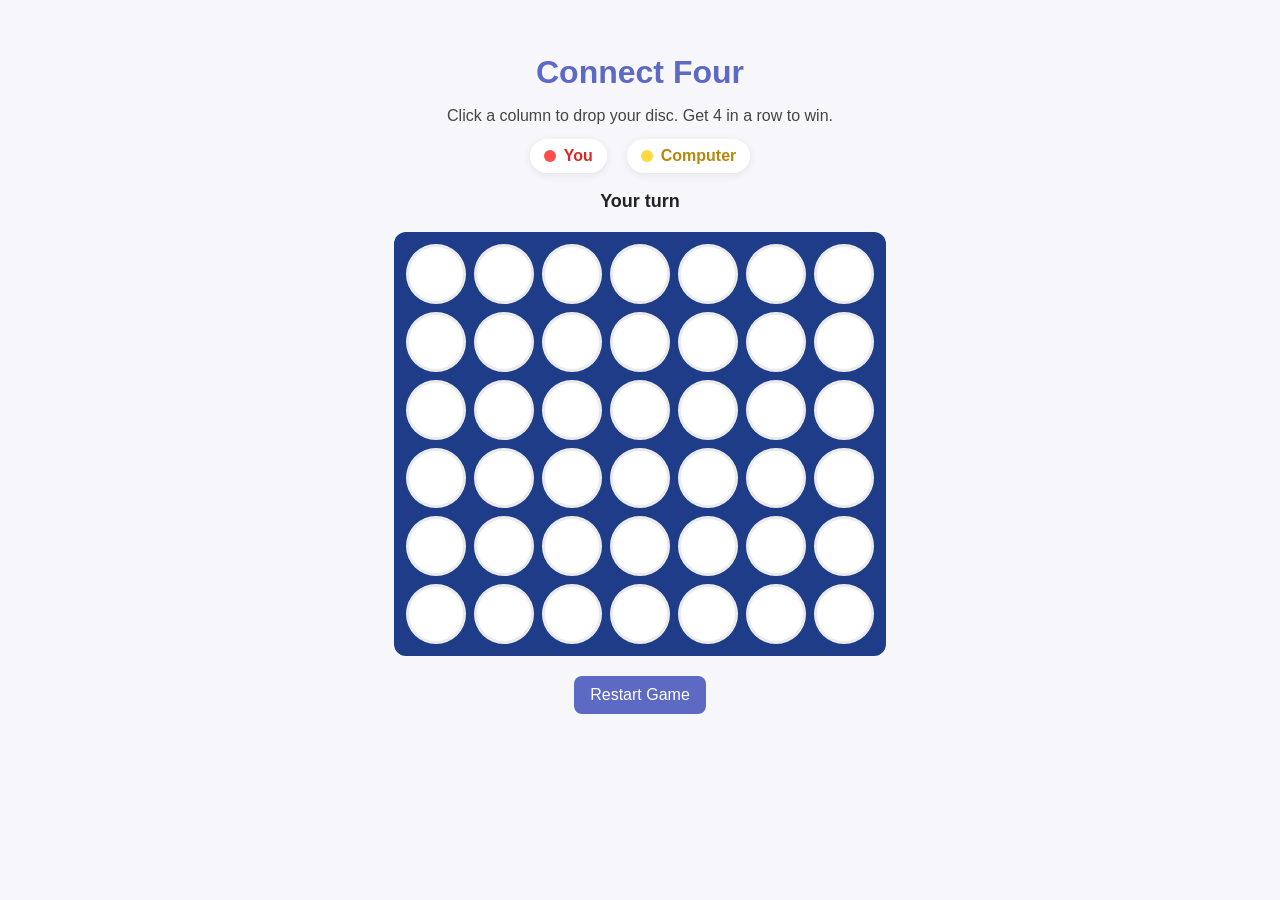
<file: index.html>
<!DOCTYPE html>
<html>
  <head>
    <title>Connect Four</title>
    <meta charset="UTF-8" />
    <meta name="viewport" content="width=device-width, initial-scale=1.0" />
    <link rel="stylesheet" href="style.css" />
  </head>
  <body>
    <h1 class="title">Connect Four</h1>
    <p class="instructions">Click a column to drop your disc. Get 4 in a row to win.</p>

    <div class="players">
      <span class="player red">You</span>
      <span class="player yellow">Computer</span>
    </div>

    <p id="status" aria-live="polite">Your turn</p>

    <div id="board" class="board" role="grid" aria-label="Connect Four board"></div>

    <button id="resetBtn" type="button">Restart Game</button>

    <script src="style.js"></script>
  </body>
</html>
</file>
<file: style.css>
body {
  padding: 25px;
  font-family: Arial, sans-serif;
  text-align: center;
  background: #f7f7fb;
}

.title {
  color: #5c6ac4;
  margin-bottom: 10px;
}

.instructions {
  margin-bottom: 14px;
  color: #444;
}

.players {
  display: flex;
  justify-content: center;
  gap: 20px;
  margin-bottom: 12px;
  flex-wrap: wrap;
}

.player {
  display: inline-flex;
  align-items: center;
  gap: 8px;
  padding: 8px 14px;
  border-radius: 999px;
  font-weight: bold;
  background: white;
  box-shadow: 0 2px 8px rgba(0, 0, 0, 0.08);
}

.player::before {
  content: "";
  width: 12px;
  height: 12px;
  border-radius: 50%;
  display: inline-block;
}

.player.red {
  color: #d62828;
}

.player.red::before {
  background: #ff4d4d;
}

.player.yellow {
  color: #b8860b;
}

.player.yellow::before {
  background: #ffd93d;
}

#status {
  font-size: 18px;
  margin-bottom: 20px;
  font-weight: bold;
  color: #222;
}

#status.win {
  animation: pop 0.6s ease-in-out infinite alternate;
  color: #0f7a3a;
}

.board {
  display: grid;
  grid-template-columns: repeat(7, 60px);
  grid-gap: 8px;
  justify-content: center;
  margin: 0 auto 20px;
  background: #1f3c88;
  padding: 12px;
  border-radius: 12px;
  width: fit-content;
}

.cell {
  width: 60px;
  height: 60px;
  border-radius: 50%;
  background: white;
  cursor: pointer;
  box-shadow: inset 0 0 0 3px rgba(0, 0, 0, 0.08);
}

.cell.red {
  background: #ff4d4d;
}

.cell.yellow {
  background: #ffd93d;
}

button {
  padding: 10px 16px;
  border: none;
  border-radius: 8px;
  background: #5c6ac4;
  color: white;
  font-size: 16px;
  cursor: pointer;
}

.confetti {
  position: fixed;
  top: -20px;
  width: 10px;
  height: 18px;
  border-radius: 3px;
  pointer-events: none;
  animation: fall linear forwards;
}

@keyframes fall {
  to {
    transform: translateY(110vh) rotate(720deg);
    opacity: 0;
  }
}

@keyframes pop {
  from {
    transform: scale(1);
  }
  to {
    transform: scale(1.08);
  }
}
</file>
